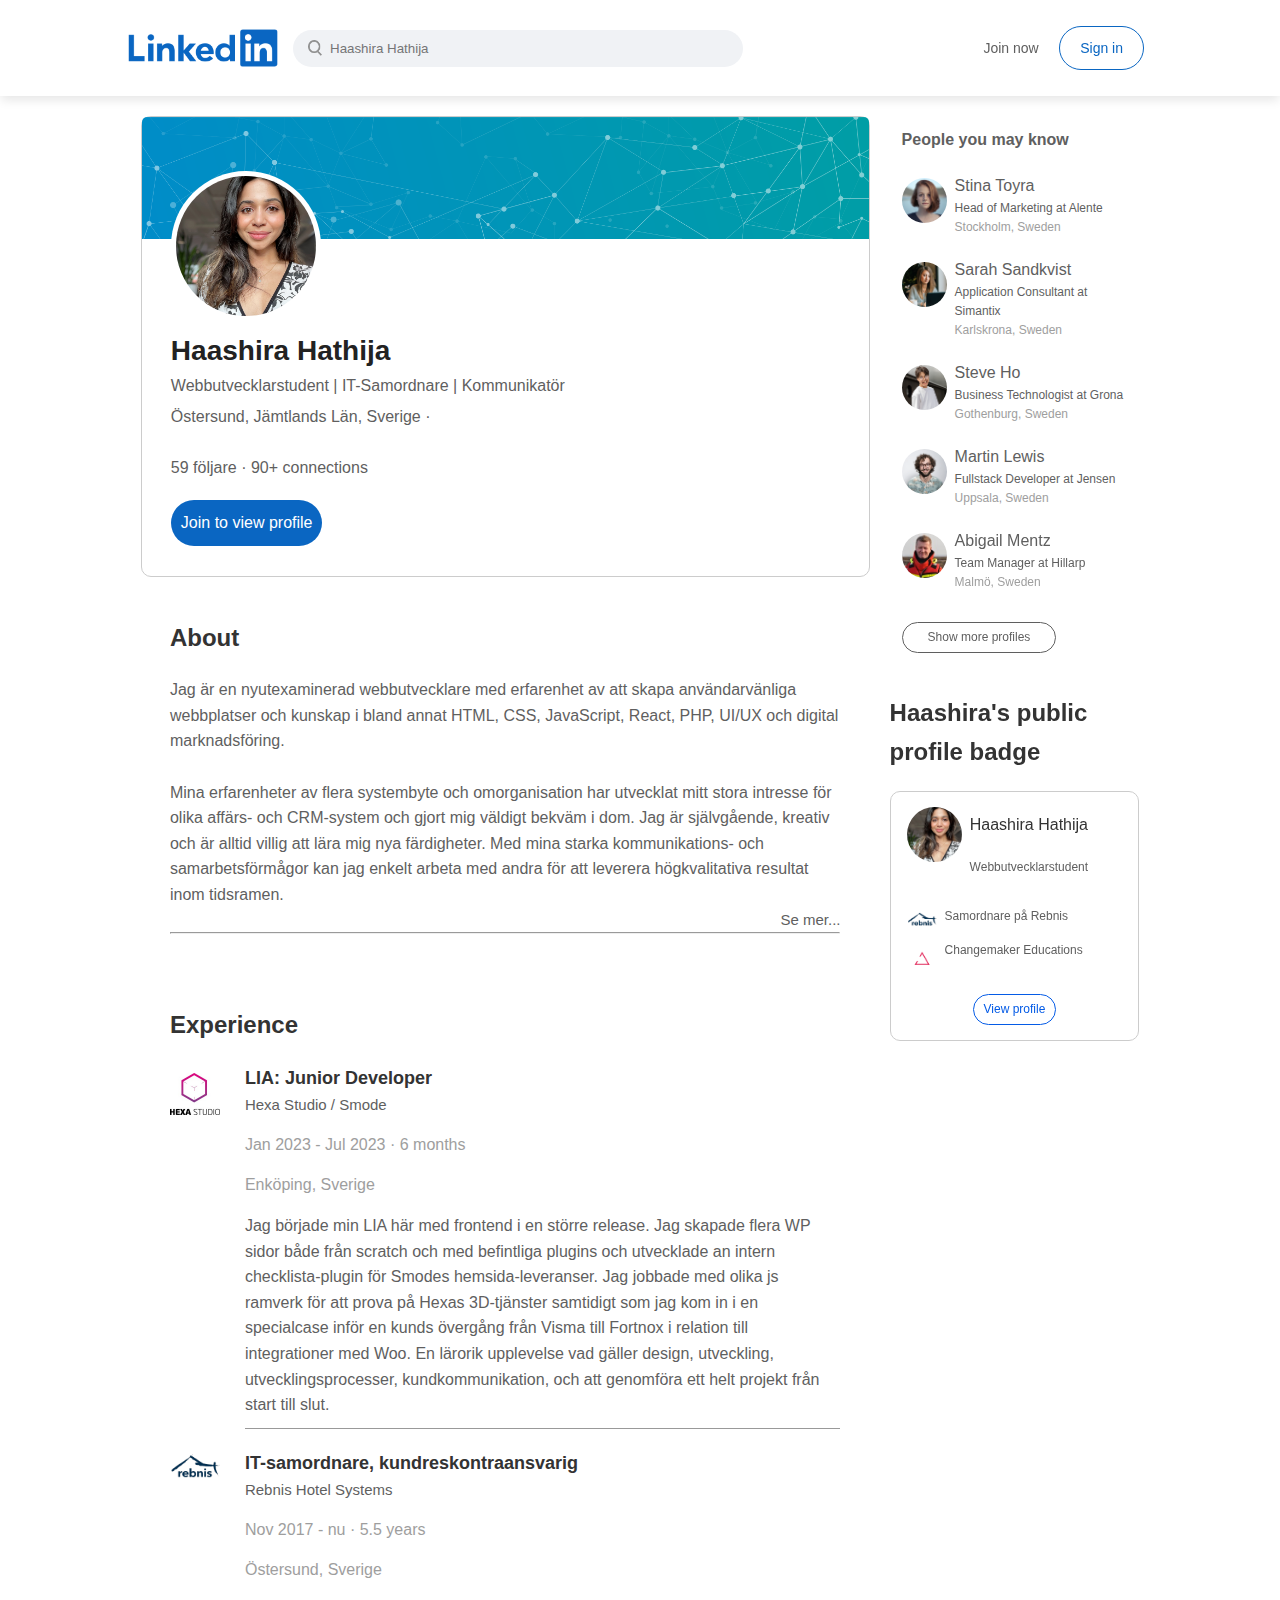
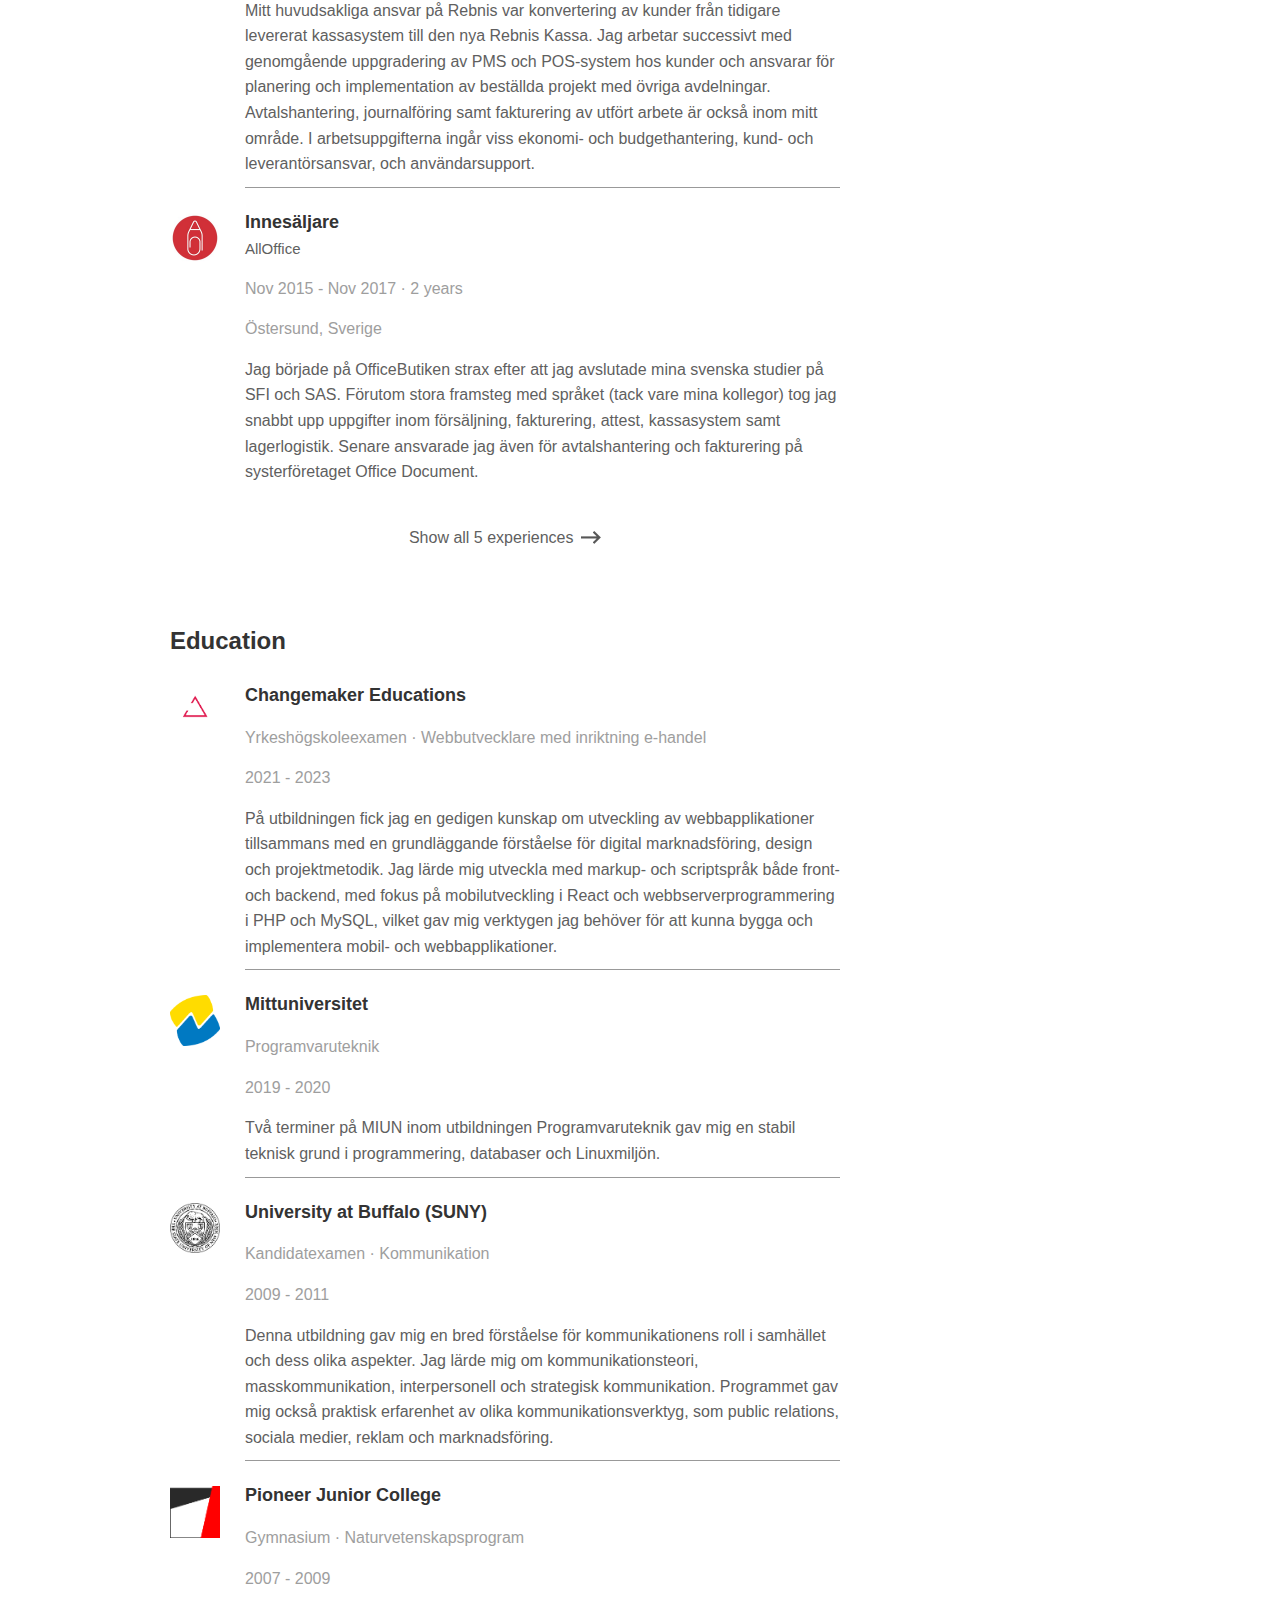
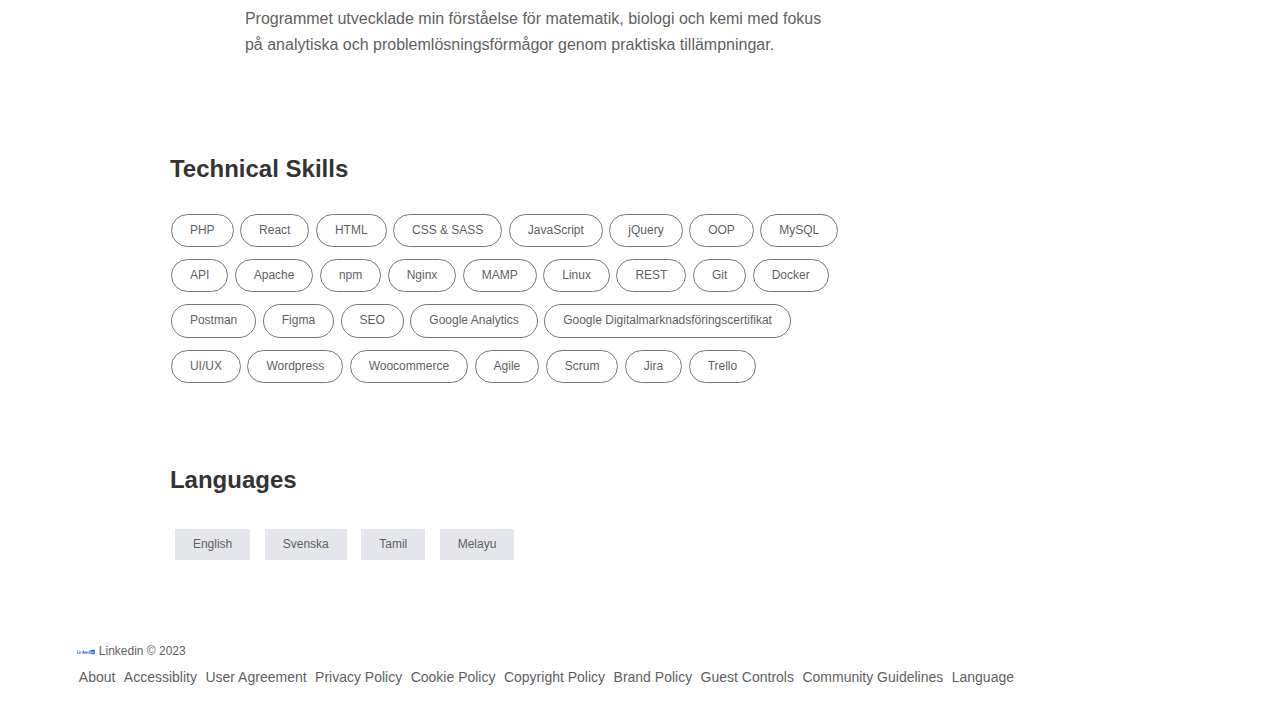
<file: profile.html>
<!DOCTYPE html>
<html lang="en">
<head>
    <meta charset="UTF-8">
    <meta http-equiv="X-UA-Compatible" content="IE=edge">
    <meta name="viewport" content="width=device-width, initial-scale=1.0">
    <title>Linkedin kopia</title>
    <link rel="stylesheet" href="style.css">
</head>
<body>

<nav class="navbar">
    <div class="navbar-left">
        <a href="#" class="logo"><img src="images/logo.png"></a>

        <div class="search-box">
            <img src="images/search.png">
            <input type="text" placeholder="Haashira Hathija">
        </div>

    </div>
    <div class="navbar-center">
        <ul> 
            <li><a href="#"><span>Join now</span></a></li>
            <li><a class="join" href="#"><span>Sign in</span></a></li>
        </ul>
    </div>

</nav>

<!-- -------------- navbar close-------- -->

<div class="container">
<div class="profile-main">
    <div class="profile-container">
        <img class="cover-pic" src="images/cover-pic.png" width="100%">
        <div class="profile-container-inner">
            <img src="images/user-1.png" class="profile-pic">
            <h1>Haashira Hathija</h1>
            <b>Webbutvecklarstudent | IT-Samordnare | Kommunikatör</b>
            <p>Östersund, Jämtlands Län, Sverige &middot; </p>
            <div class="mutual-connection">
                <p>59 följare &middot; 90+ connections</p>
            </div>
            <div class="profile-btn">
                <a href="#" class="primary-btn">Join to view profile</a>
            </div>
        </div>
    </div>

    <div class="profile-description">
        <h2>About</h2>
        <p>Jag är en nyutexaminerad webbutvecklare med erfarenhet av att skapa användarvänliga webbplatser och kunskap i bland
        annat HTML, CSS, JavaScript, React, PHP, UI/UX och digital marknadsföring.</p><br>
        <p>Mina erfarenheter av flera systembyte och
        omorganisation har utvecklat mitt stora intresse för olika affärs- och CRM-system och gjort mig väldigt bekväm i dom.
        Jag är självgående, kreativ och är alltid villig att lära mig nya färdigheter. Med mina starka kommunikations- och
        samarbetsförmågor kan jag enkelt arbeta med andra för att leverera högkvalitativa resultat inom tidsramen.</p>
        <a href="#" class="see-more-link">Se mer...</a>
        <hr>
    </div>

    <div class="profile-description">
        <h2>Experience</h2>
        <div class="profile-desc-row">
            <img src="images/hexa.jpeg">
            <div>
                <h3>LIA: Junior Developer</h3>
                <b>Hexa Studio / Smode</b>
                <p class="deet">Jan 2023 - Jul 2023 &middot; 6 months</p>
                <p class="deet">Enköping, Sverige</p>
                <p>Jag började min LIA här med frontend i en större release. Jag skapade flera WP sidor både från scratch och med
                befintliga plugins och utvecklade an intern checklista-plugin för Smodes hemsida-leveranser. Jag jobbade med
                olika js ramverk för att prova på Hexas 3D-tjänster samtidigt som jag kom in i en specialcase inför en kunds övergång
                från Visma till Fortnox i relation till integrationer med Woo. En lärorik upplevelse vad gäller design, utveckling,
                utvecklingsprocesser, kundkommunikation, och att genomföra ett helt projekt från start till slut.</p>
                <hr>
            </div>
        </div>
        <div class="profile-desc-row">
            <img src="images/rebnis.png">
            <div>
                <h3>IT-samordnare, kundreskontraansvarig</h3>
                <b>Rebnis Hotel Systems</b>
                <p class="deet">Nov 2017 - nu &middot; 5.5 years</p>
                <p class="deet">Östersund, Sverige</p>
                <p>Mitt huvudsakliga ansvar på Rebnis var konvertering av kunder från tidigare levererat kassasystem till den nya Rebnis
                Kassa. Jag arbetar successivt med genomgående uppgradering av PMS och POS-system hos kunder och ansvarar för planering
                och implementation av beställda projekt med övriga avdelningar. Avtalshantering, journalföring samt fakturering av
                utfört arbete är också inom mitt område. I arbetsuppgifterna ingår viss ekonomi- och budgethantering, kund- och
                leverantörsansvar, och användarsupport.</p>
                <hr>
            </div>
        </div>
        <div class="profile-desc-row">
            <img src="images/alloffice.jpeg">
            <div>
                <h3>Innesäljare</h3>
                <b>AllOffice</b>
                <p class="deet">Nov 2015 - Nov 2017 &middot; 2 years</p>
                <p class="deet">Östersund, Sverige</p>
                <p>Jag började på OfficeButiken strax efter att jag avslutade mina svenska studier på SFI och SAS. Förutom stora framsteg
                med språket (tack vare mina kollegor) tog jag snabbt upp uppgifter inom försäljning, fakturering, attest, kassasystem
                samt lagerlogistik. Senare ansvarade jag även för avtalshantering och fakturering på systerföretaget Office Document.</p>
            </div>
            <hr>
        </div>
        
        <a href="#" class="experience-link">Show all 5 experiences <img src="images/right-arrow.png" alt=""></a>
    </div>

    <div class="profile-description">
        <h2>Education</h2>
        <div class="profile-desc-row">
            <img src="images/cme.png">
            <div>
                <h3>Changemaker Educations</h3>
                <p class="deet">Yrkeshögskoleexamen &middot; Webbutvecklare med inriktning e-handel</p>
                <p class="deet">2021 - 2023</p>
                <p>På utbildningen fick jag en gedigen kunskap om utveckling av webbapplikationer tillsammans med en grundläggande
                förståelse för digital marknadsföring, design och projektmetodik. Jag lärde mig utveckla med markup- och scriptspråk
                både front- och backend, med fokus på mobilutveckling i React och webbserverprogrammering i PHP och MySQL, vilket gav
                mig verktygen jag behöver för att kunna bygga och implementera mobil- och webbapplikationer.</p>
                <hr>
            </div>
        </div>
        <div class="profile-desc-row">
            <img src="images/miun.png">
            <div>
                <h3>Mittuniversitet</h3>
                <p class="deet">Programvaruteknik</p>
                <p class="deet">2019 - 2020</p>
                <p>Två terminer på MIUN inom utbildningen Programvaruteknik gav mig en stabil teknisk grund i programmering,
                    databaser och Linuxmiljön.
                </p>
                <hr>
            </div>
        </div>
        <div class="profile-desc-row">
            <img src="images/ub.png">
            <div>
                <h3>University at Buffalo (SUNY)</h3>
                <p class="deet">Kandidatexamen &middot; Kommunikation</p>
                <p class="deet">2009 - 2011</p>
                <p>Denna utbildning gav mig en bred förståelse för kommunikationens roll i samhället och dess olika aspekter. Jag lärde mig
                om kommunikationsteori, masskommunikation, interpersonell och strategisk kommunikation. Programmet gav mig också
                praktisk erfarenhet av olika kommunikationsverktyg, som public relations, sociala medier, reklam och marknadsföring.</p>
                <hr>
            </div>
        </div>
        <div class="profile-desc-row">
            <img src="images/pjc.png">
            <div>
                <h3>Pioneer Junior College</h3>
                <p class="deet">Gymnasium &middot; Naturvetenskapsprogram</p>
                <p class="deet">2007 - 2009</p>
                <p>Programmet utvecklade min förståelse för matematik, biologi och kemi med fokus på analytiska och problemlösningsförmågor
                genom praktiska tillämpningar.
                </p>
            </div>
        </div>
    </div>
    <div class="profile-description">
        <h2>Technical Skills</h2>
        <a href="#" class="skills-btn">PHP</a>
        <a href="#" class="skills-btn">React</a>
        <a href="#" class="skills-btn">HTML</a>
        <a href="#" class="skills-btn">CSS & SASS</a>
        <a href="#" class="skills-btn">JavaScript</a>
        <a href="#" class="skills-btn">jQuery</a>
        <a href="#" class="skills-btn">OOP</a>
        <a href="#" class="skills-btn">MySQL</a>
        <a href="#" class="skills-btn">API</a>
        <a href="#" class="skills-btn">Apache</a>
        <a href="#" class="skills-btn">npm</a>
        <a href="#" class="skills-btn">Nginx</a>
        <a href="#" class="skills-btn">MAMP</a>
        <a href="#" class="skills-btn">Linux</a>
        <a href="#" class="skills-btn">REST</a>
        <a href="#" class="skills-btn">Git</a>   
        <a href="#" class="skills-btn">Docker</a>
        <a href="#" class="skills-btn">Postman</a>
        <a href="#" class="skills-btn">Figma</a>
        <a href="#" class="skills-btn">SEO</a>
        <a href="#" class="skills-btn">Google Analytics</a>
        <a href="#" class="skills-btn">Google Digitalmarknadsföringscertifikat</a>
        <a href="#" class="skills-btn">UI/UX</a>
        <a href="#" class="skills-btn">Wordpress</a>
        <a href="#" class="skills-btn">Woocommerce</a>
        <a href="#" class="skills-btn">Agile</a>
        <a href="#" class="skills-btn">Scrum</a>
        <a href="#" class="skills-btn">Jira</a>
        <a href="#" class="skills-btn">Trello</a>
    </div>
    <div class="profile-description">
        <h2>Languages</h2>
        <a href="#" class="language-btn">English</a>
        <a href="#" class="language-btn">Svenska</a>
        <a href="#" class="language-btn">Tamil</a>
        <a href="#" class="language-btn">Melayu</a>
    </div>


</div>
<!-- ------profile-sidebar------ -->
    <div class="profile-sidebar">

        <div class="sidebar-people">
            <h3>People you may know</h3>
            <div class="sidebar-people-row">
                <img src="images/user-3.png">
                <div>
                    <h2>Stina Toyra</h2>
                    <p>Head of Marketing at Alente</p>
                    <p class="deet">Stockholm, Sweden</p>
                </div>
            </div>
            <div class="sidebar-people-row">
                <img src="images/user-4.png">
                <div>
                    <h2>Sarah Sandkvist</h2>
                    <p>Application Consultant at Simantix</p>
                    <p class="deet">Karlskrona, Sweden</p>
                </div>
            </div>
            <div class="sidebar-people-row">
                <img src="images/user-5.png">
                <div>
                    <h2>Steve Ho</h2>
                    <p>Business Technologist at Grona</p>
                    <p class="deet">Gothenburg, Sweden</p>
                </div>
            </div>
            <div class="sidebar-people-row">
                <img src="images/user-2.png">
                <div>
                    <h2>Martin Lewis</h2>
                    <p>Fullstack Developer at Jensen</p>
                    <p class="deet">Uppsala, Sweden</p>
                </div>
            </div>
            <div class="sidebar-people-row">
                <img src="images/user-6.jpeg">
                <div>
                    <h2>Abigail Mentz</h2>
                    <p>Team Manager at Hillarp</p>
                    <p class="deet">Malmö, Sweden</p>
                </div>
            </div>
            <a href="#">Show more profiles
            </a>
        </div>

        <div class="sidebar-ad-container">
            <h2>Haashira's public profile badge</h2>
            <div class="sidebar-ad">
                <div class="sidebar-badge-row">
                    <img src="images/user-1.png">
                    <div>
                        <h2>Haashira Hathija</h2>
                        <p> Webbutvecklarstudent</p>
                    </div>
                </div>
                <div class="sidebar-deet-row">
                    <img src="images/rebnis.png">
                    <div>
                        <p>Samordnare på Rebnis</p>
                    </div>
                </div>
                <div class="sidebar-deet-row">
                    <img src="images/cme.png">
                    <div>
                        <p>Changemaker Educations</p>
                    </div>
                </div>
                
                <a href="#" class="ad-link">View profile</a>
                
            </div>
            
        </div>

    </div>
</div>



<div class="profile-footer">
    <div class="sidebar-useful-links">
        <div class="copyright-msg">
            <img src="images/logo.png">
            <p>Linkedin &copy; 2023</p>
        </div>
        
        <a href="#">About</a>
        <a href="#">Accessiblity</a>
        <a href="#">User Agreement</a>
        <a href="#">Privacy Policy</a>
        <a href="#">Cookie Policy</a>
        <a href="#">Copyright Policy</a>
        <a href="#">Brand Policy</a>
        <a href="#">Guest Controls</a>
        <a href="#">Community Guidelines</a>
        <a href="#">Language</a>

    </div>
</div>
    
</body>
</html>
</file>
<file: style.css>
*{
    margin: 0;
    padding: 0;
    font-family: 'Segoe UI', sans-serif;
    line-height: 1.6;
    box-sizing: border-box;
}
body{
    background: #ffffff;
    color: #5f5f5f;
}
a{
    text-decoration: none;
    color: #5f5f5f;
}
.navbar{
    display: flex;
    align-items: center;
    justify-content: space-between;
    background: #fff;
    padding: 6px 10%;
    position: sticky;
    top: 0;
    z-index: 100;
    box-shadow: 0px 5px 10px -1px rgba(0, 0, 0, 0.1);
}
.logo img{
    width: 150px;
    margin-right: 15px;
    display: block;
}
.navbar-center ul li{
    display: inline-block;
    list-style: none;
}
.navbar-center ul li a{
    display: flex;
    align-items: center;
    font-size: 14px;
    margin: 5px 8px;
    position: relative;
}
.navbar-center ul li a img{
    width: 40px;
}

a.join {
    color: #0a66c2;
    border: 1px solid;
    border-radius: 50px;
    padding: 10px 20px;
    padding-top: 10px;
    padding-right: 20px;
    padding-bottom: 10px;
    padding-left: 20px;
}
a.join:hover{
    background-color: #0a66c211;
}

.navbar-center ul li a::after{
    content: '';
    width: 0;
    height: 2px;
    background: #0a66c2;
    position: absolute;
    bottom: -15px;
    transition: width 0.3s;
}
.navbar-center ul li a:last-child::after {
    height: 0px;
    background: none;
    position: absolute;
    bottom: none;
    transition: none;
}
.navbar-center ul li a:hover::after,
.navbar-center ul li a.active-link::after
{
    width: 100%;
}

.nav-profile-img{
    width: 40px;
    border-radius: 50%;
    display: block;
    cursor: pointer;
    position: relative;
}
.online{
    position: relative;
}
.online::after{
    content: '';
    width: 7px;
    height: 7px;
    border: 2px solid #fff;
    border-radius: 50%;
    right: 0px;
    top: 0px;
    background: #41db51;
    position: absolute;
}
.search-box{
    background: #f0f2f5;
    width: 450px;
    border-radius: 20px;
    display: flex;
    align-items: center;
    padding: 0 15px;
}
.navbar-left{
    display: flex;
    align-items: center;
}
.search-box img{
    width: 14px;
}
.search-box input{
    width: 100%;
    background: transparent;
    padding: 8px;
    outline: none;
    border: 0;
}
/* ------ navbar end-------------- */

.container{
    padding: 20px 11%;
    display: flex;
    flex-wrap: wrap;
    justify-content: space-between;
}

/* -----------left-sidebar---------- */
.left-sidebar{
    flex-basis: 25%;
    align-self: flex-start;
    position: sticky;
    top: 73px;
}
.sidebar-profile-box{
    background: #fff;
}
.sidebar-profile-info{
    padding: 0 25px;
}
.sidebar-profile-info img{
    width: 90px;
    border-radius: 50%;
    background: #fff;
    padding: 4px;
    margin-top: -45px;
}
.sidebar-profile-info h1{
    font-size: 20px;
    font-weight: 600;
    color: #222;
}
.sidebar-profile-info h3{
    font-size: 14px;
    font-weight: 500;
    color: #777;
}
.sidebar-profile-info ul{
    list-style: none;
    margin: 20px 0;
}
.sidebar-profile-info ul li{
    width: 100%;
    margin: 5px 0;
    font-size: 13px;
}
.sidebar-profile-info ul li span{
    float: right;
    color: #045be6;
}
.sidebar-profile-link{
    display: flex;
    align-items: center;
    border-top: 1px solid #ccc;
}

.sidebar-profile-link a{
    flex-basis: 50%;
    display: flex;
    align-items: center;
    justify-content: center;
    padding: 15px 0;
    font-size: 13px;
    border-left: 1px solid #ccc;
}
.sidebar-profile-link a:first-child{
    border-left: 0
}
.sidebar-profile-link a img{
    width: 20px;
    margin-right: 10px;
}
.sidebar-activity{
    background: #fff;
    padding: 5px 25px;
    margin: 12px 0;
}
.sidebar-activity h3{
    color: #777;
    font-size: 14px;
    font-weight: 500;
    margin: 20px 0 10px;
}
.sidebar-activity a{
    display: flex;
    align-items: center;
    font-size: 12px;
    font-weight: 500;
    color: #888;
    margin: 3px 0;
}

.sidebar-activity a img{
    width: 20px;
    margin-right: 10px;
}
.discover-more-link{
    border-top: 1px solid #ccc;
    text-align: center;
    margin-top: 20px;
    margin-left: -25px;
    margin-right: -25px;
}
.discover-more-link a{
    color: #045be6;
    display: inline-block;
    margin: 10px 0;
}


/* ----------right-sidebar------------ */
.right-sidebar{
    flex-basis: 25%;
    align-self: flex-start;
    position: sticky;
    top: 73px;
}
.sidebar-news{
    background: #fff;
    padding: 10px 25px;
}
.info-icon{
    width: 15px;
    float: right;
    margin-top: 15px;
}

.sidebar-news h3{
    font-size: 18px;
    font-weight: 600;
    color: #333;
    margin: 10px 0 30px;
}
.sidebar-news a{
    display: block;
    font-size: 12px;
    font-weight: 600;
    margin-top: 10px;
    margin-bottom: -5px;
}
.sidebar-news span{
    font-size: 12px;
}

.sidebar-news .read-more-link{
   color: #045be6;
   font-weight: 500;
   margin: 20px 0 10px;
}
.sidebar-ad{
    background: #fff;
    padding: 5px 12px;
    text-align: center;
    margin: 12px 0;
    font-size: 12px;
}
.sidebar-ad img{
    width: 60px;
    border-radius: 50%;
    margin: 4px;
}
.sidebar-ad small{
    float: right;
    font-weight: 500;
}
.sidebar-ad p{
    margin-bottom: 10px;
}
.sidebar-ad b{
    display: block;
    font-weight: 500;
    margin-top: 10px;
}
.ad-link{
    display: inline-block;
    border: 1px solid #045be6;
    border-radius: 30px;
    padding: 5px 10px;
    color: #045be6;
    font-weight: 500;
    margin: 0 0 10px 0;
}
.sidebar-useful-links{
    padding: 15px 25px;
    text-align: center;
}

.sidebar-useful-links a{
    display: inline-block;
    font-size: 14px;
    margin: 4px 2px;
}
.copyright-msg{
    display: flex;
    align-items: center;
    justify-content: center;
    font-size: 12px;
    margin-top: 10px;
    font-weight: 500;
}
.copyright-msg img{
    width: 18px;
    margin-right: 4px;
}


/* -------------main-content------------ */
.main-content{
    flex-basis: 47%;
}
.create-post{
    background: #fff;
}
.create-post-input{
    padding: 20px 25px 10px;
    display: flex;
    align-items: flex-start;
}
.create-post-input img{
    width: 35px;
    border-radius: 50%;
    margin-right: 10px;
}
.create-post-input textarea{
    width: 100%;
    border: 0;
    outline: 0;
    resize: none;
    background: transparent;
    margin-top: 8px;
}
::placeholder{
    font-weight: 500;
}
.create-post-links{
    display: flex;
    align-items: flex-start;
}
.create-post-links li{
    list-style: none;
    border-top: 1px solid #ccc;
    border-right: 1px solid #ccc;
    flex-basis: 25%;
    height: 40px;
    font-size: 13px;
    display: flex;
    align-items: center;
    justify-content: center;
    cursor: pointer;
}
.create-post-links li img{
    width: 15px;
    margin-right: 5px;
}
.create-post-links li:last-child{
    background: #045be6;
    color: #fff;
    border-top: 0;
    border-right: 0;
}
.sort-by{
    display: flex;
    align-items: center;
    margin: 10px 0;
}
.sort-by hr{
    flex: 1;
    border: 0;
    height: 1px;
    background: #ccc;
}
.sort-by p{
    font-size: 13px;
    padding-left: 5px;
}
.sort-by p span{
    font-weight: 600;
    cursor: pointer;
}
.sort-by p span img{
    width: 12px;
    margin-left: 3px;
}
.post{
    background: #fff;
    padding: 20px 25px 5px;
    margin: 5px 0 15px;
}
.post-author{
    display: flex;
    align-items: flex-start;
    margin-bottom: 20px;
}
.post-author img{
    width: 35px;
    border-radius: 50%;
    margin-right: 10px;
    margin-top: 5px;
}
.post-author h1{
    font-size: 18px;
    font-weight: 600;
    color: #333;
}
.post-author small{
    display: block;
    margin-bottom: -2px;
}
.post p{
    font-size: 14px;
    margin-bottom: 15px;
}
.post-stats{
    display: flex;
    flex-wrap: wrap;
    align-items: center;
    justify-content: space-between;
    font-size: 12px;
    border-bottom: 1px solid #ccc;
    padding-bottom: 6px;
}
.post-stats div{
    display: flex;
    align-items: center;
}
.post-stats img{
    width: 15px;
    margin-right: -5px;
}
.liked-users{
    margin-left: 10px;
}
.post-activity{
    display: flex;
    align-items: center;
    justify-content: space-between;
    padding: 10px 0;
    font-size: 14px;
    font-weight: 500;
}
.post-activity div{
    display: flex;
    align-items: center;
}
.post-activity-user-icon{
    width: 22px;
    border-radius: 50%;
}
.post-activity-arrow-icon{
    width: 12px;
    margin-left: 5px;
}
.post-activity-link img{
    width: 18px;
    margin-right: 8px;
}



/* ------------- profile-drop-down-menu ------------ */
.profile-menu-wrap{
    position: absolute;
    top: 100%;
    right: 5%;
    width: 320px;
    max-height: 0;
    overflow: hidden;
    transition: max-height 0.5s;
}

.profile-menu-wrap.open-menu{
    max-height: 400px;
}

.profile-menu{
    background: #222;
    color: #fff;
    padding: 20px;
    margin: 10px;
}
.user-info{
    display: flex;
    align-items: center;
}
.user-info img{
    width: 50px;
    border-radius: 50%;
    margin-right: 15px;
}
.user-info h3{
    font-weight: 500;
    margin-bottom: -7px;
}
.user-info a{
    color: #c9dbf8;
    font-size: 13px;
}
.profile-menu hr{
    border: 0;
    height: 1px;
    width: 100%;
    background: #fff;
    margin: 15px 0 10px;
}
.profile-menu-link{
    display: flex;
    align-items: center;
    color: #fff;
    margin: 12px 0;
    font-size: 14px;
}
.profile-menu-link p{
    width: 100%;
}
.profile-menu-link img{
    width: 35px;
    border-radius: 50%;
    margin-right: 15px;
}

/* ------------------------profile-page------------------ */

.profile-main{
    flex-basis: 73%;
}
.profile-sidebar{
    flex-basis: 25%;
    align-self: flex-start;
    position: sticky;
    top: 73px;
}
.profile-container{
    background: #fff;
    border: 0.5px solid #ccc;
    border-radius: 10px;
}
.profile-container-inner{
    padding: 0 4% 10px;
}
.cover-pic{
    border-radius: 5px 5px 0px 0px;
}
.profile-pic{
    width: 150px;
    border-radius: 50%;
    margin-top: -75px;
    padding: 5px;
    background: #fff;
}
.profile-container h1{
    font-size: 28px;
    font-weight: 600;
    color: #222;
}
.profile-container b{
    font-weight: 500;
}
.profile-container p{
    margin-top: 5px;
}
.profile-container p a{
    color: #045be6;
    font-weight: 500;
}
.mutual-connection{
    display: flex;
    align-items: center;
    margin: 20px 0;
}
.profile-btn{
    margin: 20px 0px;
}
.profile-btn a{
    display: inline-flex;
    align-items: center;
    background: #e4e6eb;
    padding: 10px;
    border-radius: 25px;
}
.profile-btn .primary-btn{
    background: #0a66c2;
    color: #fff;
}
.profile-description{
    background: #fff;
    padding: 20px 4% 30px;
    margin: 12px 0;
}
.profile-description h2{
    color: #333;
    margin: 10px 0 20px;
    font-weight: 600;
}
.see-more-link{
    display: block;
    text-align: right;
    font-size: 15px;
}
.profile-desc-row{
    display: flex;
    align-items: flex-start;
    margin: 20px 0;
}
.profile-desc-row img{
    width: 50px;
    margin-right: 25px;
    margin-top: 5px;
}
.profile-desc-row div{
    width: 100%;
}
.profile-desc-row h3{
    font-size: 18px;
    font-weight: 600;
    color: #333;
}
.profile-desc-row b{
    display: block;
    font-weight: 500;
    font-size: 15px;
}
.profile-desc-row p{
    margin-top: 15px;
}
.profile-desc-row hr{
    border: 0;
    border-bottom: 1px solid #999;
    margin-top: 10px;
}
.experience-link{
    display: flex;
    align-items: center;
    justify-content: center;
    padding-top: 20px;
    font-weight: 500;
}
.experience-link img{
    width: 20px;
    margin-left: 8px;
}
.deet{
    color: rgb(158, 158, 158);
    margin-top: 0px;
}
.skills-btn{
    display: inline-block;
    margin: 6px 1px;
    padding: 6px 18px;
    border: 1px solid #777;
    border-radius: 30px;
    font-size: 12px;
    font-weight: 500;
}
.language-btn{
    display: inline-block;
    margin: 10px 5px;
    padding: 6px 18px;
    background: #e4e6eb;
    font-size: 12px;
    font-weight: 500;
}

/* --------profile-right-sidebar----------- */
.profile-sidebar{
    margin: 0;
}
.sidebar-ad-container {
    margin: 30px 0 0 0;
}
.sidebar-ad-container h2{
    color: #333;
    margin: 10px 0 20px;
    font-weight: 600;
}
.sidebar-ad{
    margin: 0;
    border: 0.5px solid #ccc;
    border-radius: 10px;
}
.sidebar-ad p{
    display: flex;
    align-items: flex-start;
}
.sidebar-people{
    background: #fff;
    padding: 1px 12px;
    margin: 0;
    font-size: 12px;
}
.sidebar-people h3{
    font-size: 16px;
    font-weight: 600;
    margin: 10px 0 20px;
}
.sidebar-people-row,
.sidebar-badge-row{
    display: flex;
    align-items: flex-start;
    margin: 20px 0;
}
.sidebar-ad-container .sidebar-badge-row{
    margin-top: 5px;
}
.sidebar-deet-row{
    display: flex;
    align-items: flex-start;
    margin: 5px 0;
}
.sidebar-people-row img{
    width: 45px;
    border-radius: 50%;
    margin-right: 8px;
    margin-top: 5px;
}
.sidebar-badge-row img{
    width: 55px;
    border-radius: 50%;
    margin-right: 8px;
    margin-top: 5px;
}
.sidebar-deet-row img{
    width: 30px;
    border-radius: 0px;
    margin-right: 8px;
    margin-top: 5px;
}
.sidebar-people-row h2,
.sidebar-badge-row h2{
    font-weight: 500;
    font-size: 16px;
}
.sidebar-people a{
    display: inline-block;
    margin: 10px 0;
    padding: 5px 25px;
    border: 1px solid #5f5f5f;
    border-radius: 30px;
    font-weight: 500;
}
.profile-footer{
    padding: 0 6% 30px;
}
.profile-footer .sidebar-useful-links{
    text-align: left;
    padding: 0;
}
.profile-footer .copyright-msg{
    justify-content: flex-start;
}

#showMoreLink{
    display: none;
}
/* -------------media query for small screen --------------- */
@media only screen and (max-width: 600px){
    .search-box{
        background: transparent;
        width: auto;
        padding: 0;
    }
    .search-box input{
        width: 0;
        padding: 0;
    }
    .navbar-center ul li a span{
        display: none;
    }
    .navbar-center ul li a{
        padding-right: 0;
        margin: 5px;
    }
    .nav-profile-img{
        width: 30px;
    }
    .container{
        padding: 15px 3%;
    }
    .left-sidebar, .right-sidebar{
        flex-basis: 100%;
        position: relative;
        top: unset;
    }
    .main-content{
        flex-basis: 100%;
    }
    .post-stats div{
        margin: 2px 0;
    }
    .post-activity-link span{
        display: none;
    }
    .post-activity-link img{
        margin-right: 0;
    }
    .profile-main, .profile-sidebar{
        flex-basis: 100%;
    }
    .profile-container{
        font-size: 14px;
    }
    .profile-pic{
        width: 100px;
        margin-top: -50px;
    }
    .profile-description{
        font-size: 14px;
    }
    #showMoreLink{
        display: block;
        width: fit-content;
        margin: 10px auto;
        font-size: 14px;
        cursor: pointer;
    }
    .sidebar-activity{
        display: none;
    }
    .sidebar-activity.open-activity{
        display: block;
    }
}
</file>
